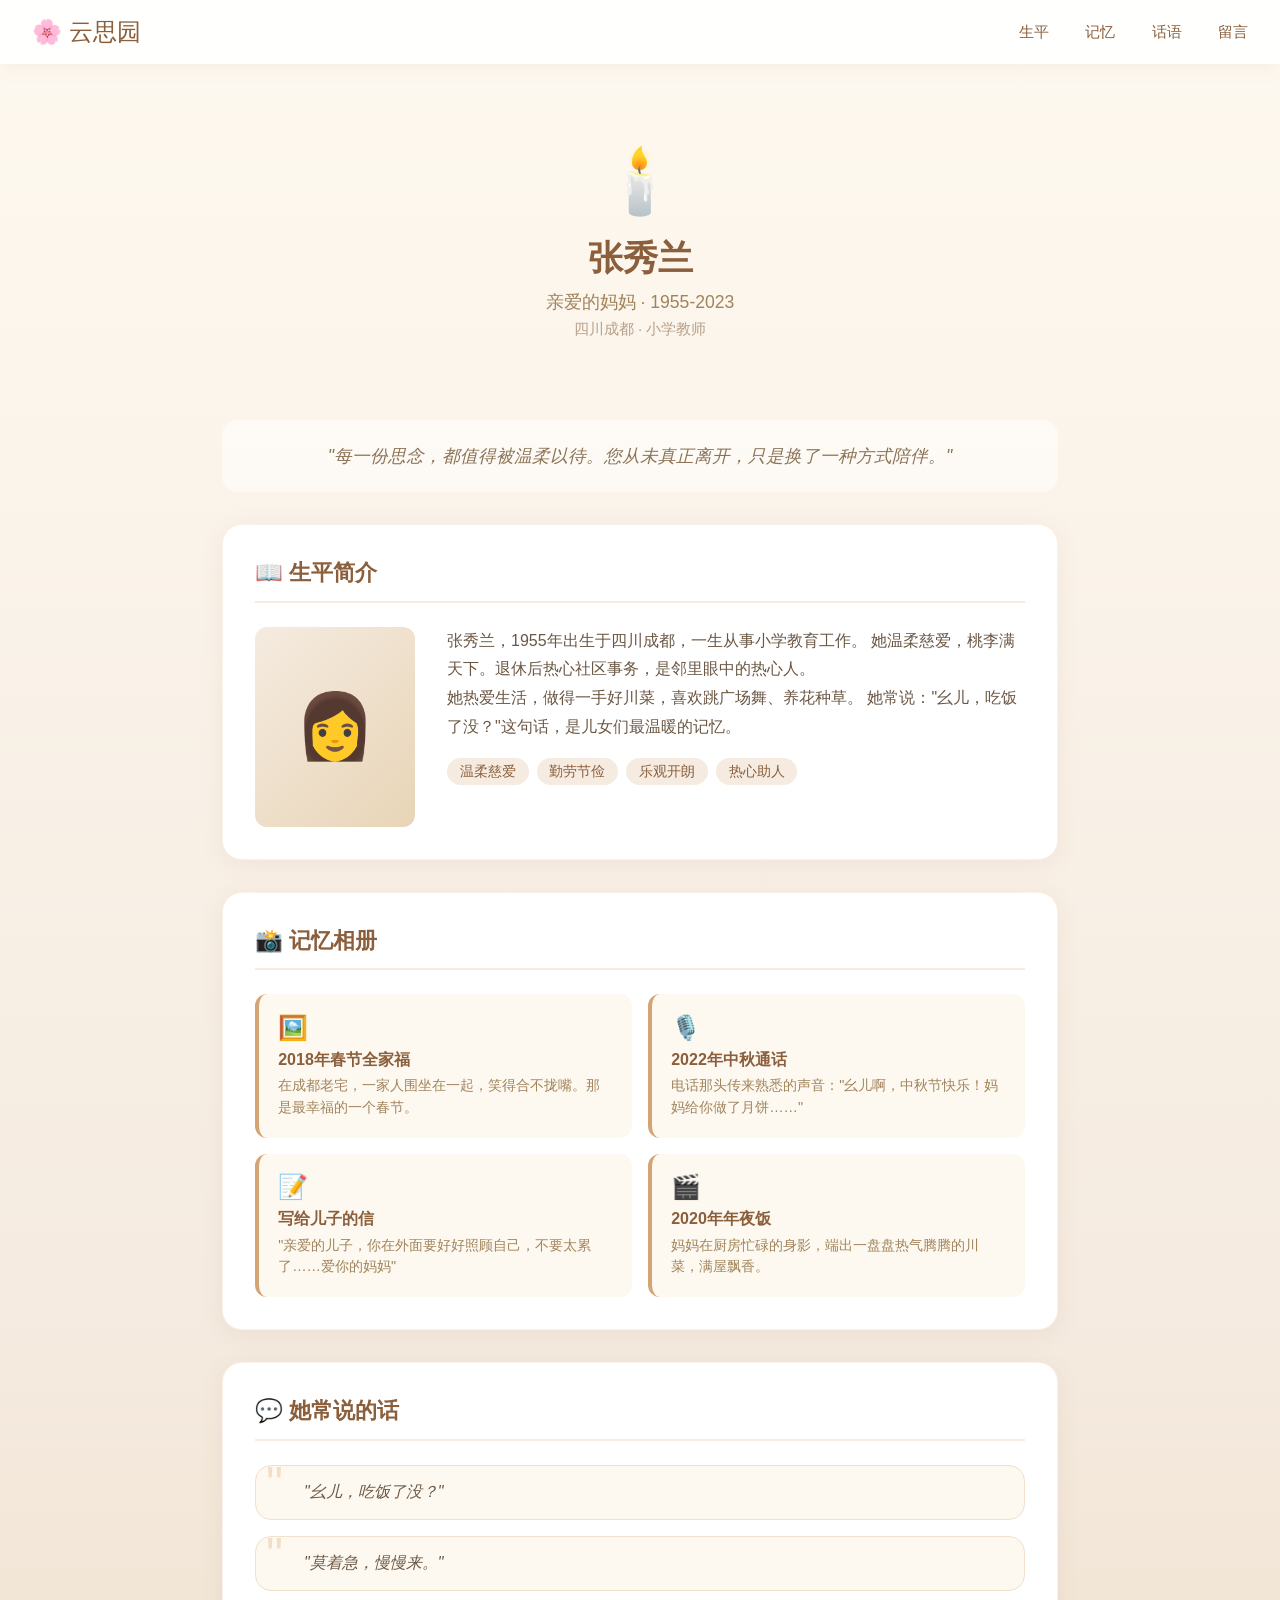
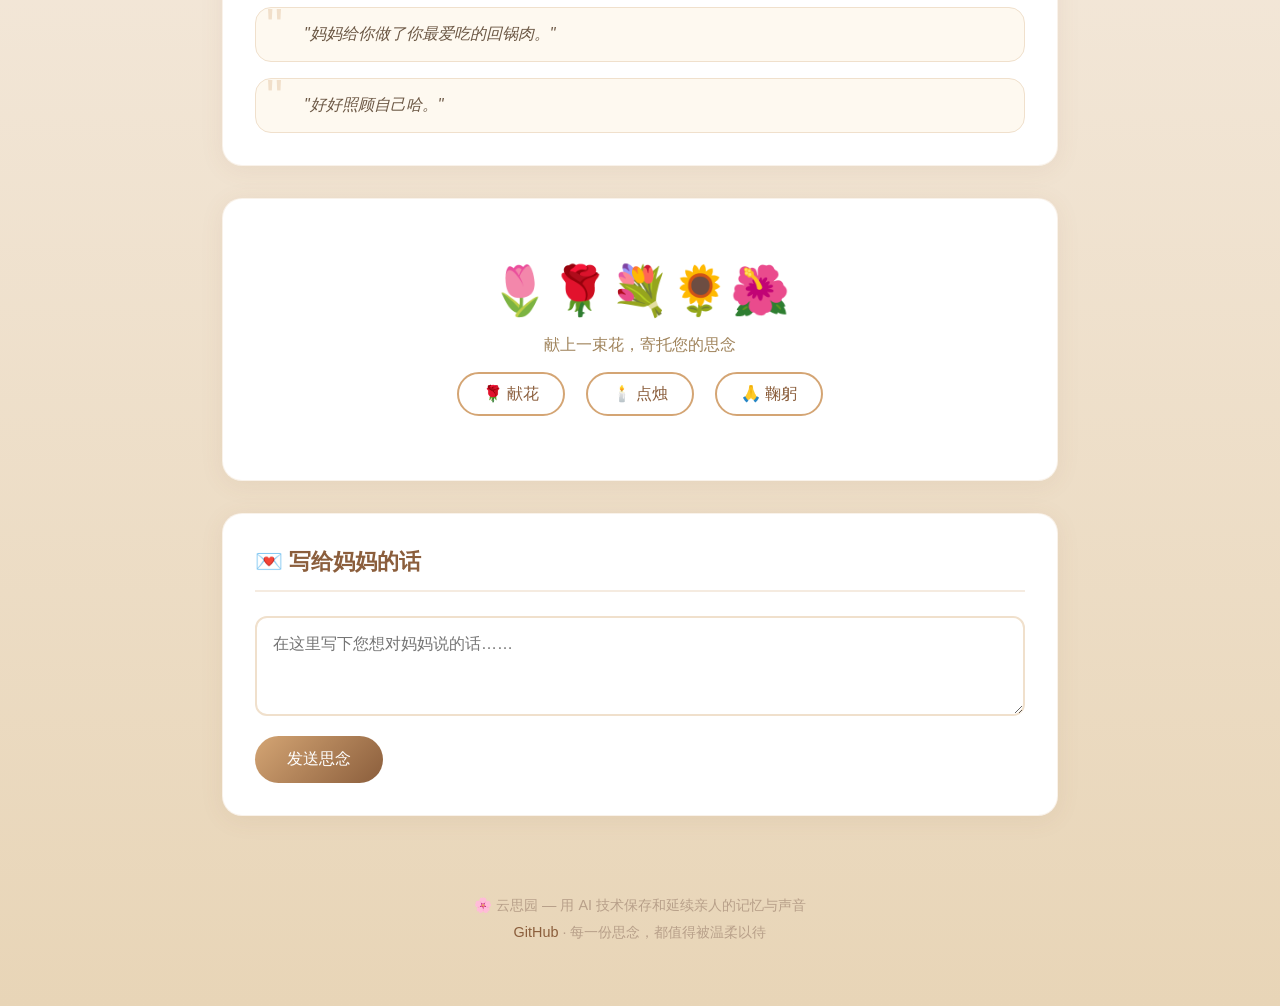
<file: templates/memorial-page.html>
<!DOCTYPE html>
<html lang="zh-CN">
<head>
    <meta charset="UTF-8">
    <meta name="viewport" content="width=device-width, initial-scale=1.0">
    <title>🌸 云思园 — 纪念空间</title>
    <style>
        * {
            margin: 0;
            padding: 0;
            box-sizing: border-box;
        }

        body {
            font-family: 'PingFang SC', 'Microsoft YaHei', 'Helvetica Neue', sans-serif;
            background: linear-gradient(180deg, #fef9f0 0%, #f5ebe0 50%, #e8d5b7 100%);
            min-height: 100vh;
            color: #4a3728;
        }

        /* 顶部导航 */
        .navbar {
            background: rgba(255, 255, 255, 0.9);
            backdrop-filter: blur(10px);
            padding: 1rem 2rem;
            display: flex;
            justify-content: space-between;
            align-items: center;
            box-shadow: 0 2px 20px rgba(139, 94, 60, 0.08);
            position: sticky;
            top: 0;
            z-index: 100;
        }

        .navbar .logo {
            font-size: 1.5rem;
            color: #8b5e3c;
            text-decoration: none;
        }

        .navbar .nav-links a {
            color: #8b5e3c;
            text-decoration: none;
            margin-left: 2rem;
            font-size: 0.95rem;
            transition: color 0.3s;
        }

        .navbar .nav-links a:hover {
            color: #d4a574;
        }

        /* 主容器 */
        .container {
            max-width: 900px;
            margin: 0 auto;
            padding: 2rem;
        }

        /* 纪念头部 */
        .memorial-header {
            text-align: center;
            padding: 3rem 0;
        }

        .memorial-header .candle {
            font-size: 4rem;
            margin-bottom: 1rem;
            animation: flicker 3s ease-in-out infinite;
        }

        @keyframes flicker {
            0%, 100% { opacity: 1; }
            50% { opacity: 0.8; }
        }

        .memorial-header h1 {
            font-size: 2.2rem;
            color: #8b5e3c;
            margin-bottom: 0.5rem;
            font-weight: 600;
        }

        .memorial-header .subtitle {
            color: #a0845c;
            font-size: 1.1rem;
            margin-bottom: 0.3rem;
        }

        .memorial-header .dates {
            color: #b8a08a;
            font-size: 0.95rem;
        }

        /* 祝福语 */
        .blessing {
            text-align: center;
            font-style: italic;
            color: #8b7355;
            font-size: 1.1rem;
            margin: 2rem 0;
            padding: 1.5rem;
            background: rgba(255, 255, 255, 0.6);
            border-radius: 16px;
        }

        /* 区块 */
        .section {
            background: white;
            border-radius: 20px;
            padding: 2rem;
            margin-bottom: 2rem;
            box-shadow: 0 4px 24px rgba(139, 94, 60, 0.08);
            border: 1px solid rgba(212, 165, 116, 0.15);
        }

        .section h2 {
            color: #8b5e3c;
            font-size: 1.4rem;
            margin-bottom: 1.5rem;
            padding-bottom: 0.8rem;
            border-bottom: 2px solid #f5ebe0;
        }

        /* 生平简介 */
        .bio {
            display: flex;
            gap: 2rem;
            align-items: flex-start;
        }

        .bio .avatar {
            width: 160px;
            height: 200px;
            border-radius: 12px;
            background: linear-gradient(135deg, #f5ebe0, #e8d5b7);
            display: flex;
            align-items: center;
            justify-content: center;
            font-size: 4rem;
            flex-shrink: 0;
        }

        .bio .info {
            flex: 1;
        }

        .bio .info p {
            line-height: 1.8;
            color: #6b5744;
        }

        .trait-tags {
            display: flex;
            gap: 0.5rem;
            flex-wrap: wrap;
            margin-top: 1rem;
        }

        .trait-tag {
            background: #f5ebe0;
            color: #8b5e3c;
            padding: 0.3rem 0.8rem;
            border-radius: 20px;
            font-size: 0.85rem;
        }

        /* 记忆相册 */
        .memory-grid {
            display: grid;
            grid-template-columns: repeat(auto-fill, minmax(250px, 1fr));
            gap: 1rem;
        }

        .memory-card {
            background: #fef9f0;
            border-radius: 12px;
            padding: 1.2rem;
            border-left: 4px solid #d4a574;
            transition: transform 0.3s, box-shadow 0.3s;
        }

        .memory-card:hover {
            transform: translateY(-2px);
            box-shadow: 0 4px 16px rgba(139, 94, 60, 0.12);
        }

        .memory-card .icon {
            font-size: 1.5rem;
            margin-bottom: 0.5rem;
        }

        .memory-card h3 {
            color: #8b5e3c;
            font-size: 1rem;
            margin-bottom: 0.3rem;
        }

        .memory-card p {
            color: #a0845c;
            font-size: 0.9rem;
            line-height: 1.5;
        }

        /* 常说的话 */
        .quotes {
            display: flex;
            flex-direction: column;
            gap: 1rem;
        }

        .quote {
            background: #fef9f0;
            padding: 1rem 1.5rem;
            border-radius: 16px;
            border: 1px solid #f0e0cc;
            position: relative;
        }

        .quote::before {
            content: '"';
            font-size: 3rem;
            color: #d4a574;
            position: absolute;
            top: -10px;
            left: 10px;
            opacity: 0.3;
        }

        .quote p {
            padding-left: 1.5rem;
            color: #6b5744;
            font-style: italic;
        }

        /* 留言板 */
        .message-board textarea {
            width: 100%;
            padding: 1rem;
            border: 2px solid #f0e0cc;
            border-radius: 12px;
            resize: vertical;
            min-height: 100px;
            font-family: inherit;
            font-size: 1rem;
            transition: border-color 0.3s;
        }

        .message-board textarea:focus {
            outline: none;
            border-color: #d4a574;
        }

        .message-board button {
            margin-top: 1rem;
            background: linear-gradient(135deg, #d4a574, #8b5e3c);
            color: white;
            border: none;
            padding: 0.8rem 2rem;
            border-radius: 25px;
            font-size: 1rem;
            cursor: pointer;
            transition: transform 0.3s, box-shadow 0.3s;
        }

        .message-board button:hover {
            transform: translateY(-2px);
            box-shadow: 0 4px 16px rgba(139, 94, 60, 0.3);
        }

        /* 献花区域 */
        .offering {
            text-align: center;
            padding: 2rem;
        }

        .offering .flowers {
            font-size: 3rem;
            margin-bottom: 1rem;
        }

        .offering button {
            background: none;
            border: 2px solid #d4a574;
            color: #8b5e3c;
            padding: 0.6rem 1.5rem;
            border-radius: 25px;
            font-size: 1rem;
            cursor: pointer;
            transition: all 0.3s;
            margin: 0 0.5rem;
        }

        .offering button:hover {
            background: #d4a574;
            color: white;
        }

        /* 底部 */
        .footer {
            text-align: center;
            padding: 3rem 0 2rem;
            color: #b8a08a;
            font-size: 0.9rem;
        }

        .footer a {
            color: #8b5e3c;
            text-decoration: none;
        }

        /* 响应式 */
        @media (max-width: 768px) {
            .container {
                padding: 1rem;
            }
            .bio {
                flex-direction: column;
                align-items: center;
                text-align: center;
            }
            .memorial-header h1 {
                font-size: 1.8rem;
            }
            .memory-grid {
                grid-template-columns: 1fr;
            }
        }
    </style>
</head>
<body>
    <!-- 导航栏 -->
    <nav class="navbar">
        <a href="#" class="logo">🌸 云思园</a>
        <div class="nav-links">
            <a href="#bio">生平</a>
            <a href="#memories">记忆</a>
            <a href="#quotes">话语</a>
            <a href="#message">留言</a>
        </div>
    </nav>

    <div class="container">
        <!-- 纪念头部 -->
        <div class="memorial-header">
            <div class="candle">🕯️</div>
            <h1>张秀兰</h1>
            <div class="subtitle">亲爱的妈妈 · 1955-2023</div>
            <div class="dates">四川成都 · 小学教师</div>
        </div>

        <!-- 祝福语 -->
        <div class="blessing">
            "每一份思念，都值得被温柔以待。您从未真正离开，只是换了一种方式陪伴。"
        </div>

        <!-- 生平简介 -->
        <div class="section" id="bio">
            <h2>📖 生平简介</h2>
            <div class="bio">
                <div class="avatar">👩</div>
                <div class="info">
                    <p>
                        张秀兰，1955年出生于四川成都，一生从事小学教育工作。
                        她温柔慈爱，桃李满天下。退休后热心社区事务，是邻里眼中的热心人。
                    </p>
                    <p>
                        她热爱生活，做得一手好川菜，喜欢跳广场舞、养花种草。
                        她常说："幺儿，吃饭了没？"这句话，是儿女们最温暖的记忆。
                    </p>
                    <div class="trait-tags">
                        <span class="trait-tag">温柔慈爱</span>
                        <span class="trait-tag">勤劳节俭</span>
                        <span class="trait-tag">乐观开朗</span>
                        <span class="trait-tag">热心助人</span>
                    </div>
                </div>
            </div>
        </div>

        <!-- 记忆相册 -->
        <div class="section" id="memories">
            <h2>📸 记忆相册</h2>
            <div class="memory-grid">
                <div class="memory-card">
                    <div class="icon">🖼️</div>
                    <h3>2018年春节全家福</h3>
                    <p>在成都老宅，一家人围坐在一起，笑得合不拢嘴。那是最幸福的一个春节。</p>
                </div>
                <div class="memory-card">
                    <div class="icon">🎙️</div>
                    <h3>2022年中秋通话</h3>
                    <p>电话那头传来熟悉的声音："幺儿啊，中秋节快乐！妈妈给你做了月饼……"</p>
                </div>
                <div class="memory-card">
                    <div class="icon">📝</div>
                    <h3>写给儿子的信</h3>
                    <p>"亲爱的儿子，你在外面要好好照顾自己，不要太累了……爱你的妈妈"</p>
                </div>
                <div class="memory-card">
                    <div class="icon">🎬</div>
                    <h3>2020年年夜饭</h3>
                    <p>妈妈在厨房忙碌的身影，端出一盘盘热气腾腾的川菜，满屋飘香。</p>
                </div>
            </div>
        </div>

        <!-- 常说的话 -->
        <div class="section" id="quotes">
            <h2>💬 她常说的话</h2>
            <div class="quotes">
                <div class="quote">
                    <p>"幺儿，吃饭了没？"</p>
                </div>
                <div class="quote">
                    <p>"莫着急，慢慢来。"</p>
                </div>
                <div class="quote">
                    <p>"妈妈给你做了你最爱吃的回锅肉。"</p>
                </div>
                <div class="quote">
                    <p>"好好照顾自己哈。"</p>
                </div>
            </div>
        </div>

        <!-- 献花 -->
        <div class="section">
            <div class="offering">
                <div class="flowers">🌷🌹💐🌻🌺</div>
                <p style="color: #a0845c; margin-bottom: 1rem;">献上一束花，寄托您的思念</p>
                <button onclick="alert('🌸 您已献上一束康乃馨')">🌹 献花</button>
                <button onclick="alert('🕯️ 您已点燃一支蜡烛')">🕯️ 点烛</button>
                <button onclick="alert('🙏 您已深深鞠躬')">🙏 鞠躬</button>
            </div>
        </div>

        <!-- 留言板 -->
        <div class="section message-board" id="message">
            <h2>💌 写给妈妈的话</h2>
            <textarea placeholder="在这里写下您想对妈妈说的话……"></textarea>
            <button onclick="alert('💌 您的留言已保存，妈妈一定能看到')">发送思念</button>
        </div>

        <!-- 底部 -->
        <div class="footer">
            <p>🌸 云思园 — 用 AI 技术保存和延续亲人的记忆与声音</p>
            <p style="margin-top: 0.5rem;">
                <a href="https://github.com/MoKangMedical/cloud-memorial">GitHub</a> · 
                每一份思念，都值得被温柔以待
            </p>
        </div>
    </div>

    <script>
        // 简单的交互效果
        document.querySelectorAll('.offering button').forEach(btn => {
            btn.addEventListener('click', function() {
                this.style.transform = 'scale(1.1)';
                setTimeout(() => {
                    this.style.transform = 'scale(1)';
                }, 200);
            });
        });

        // 平滑滚动
        document.querySelectorAll('a[href^="#"]').forEach(anchor => {
            anchor.addEventListener('click', function(e) {
                e.preventDefault();
                document.querySelector(this.getAttribute('href')).scrollIntoView({
                    behavior: 'smooth'
                });
            });
        });
    </script>
</body>
</html>
</file>
